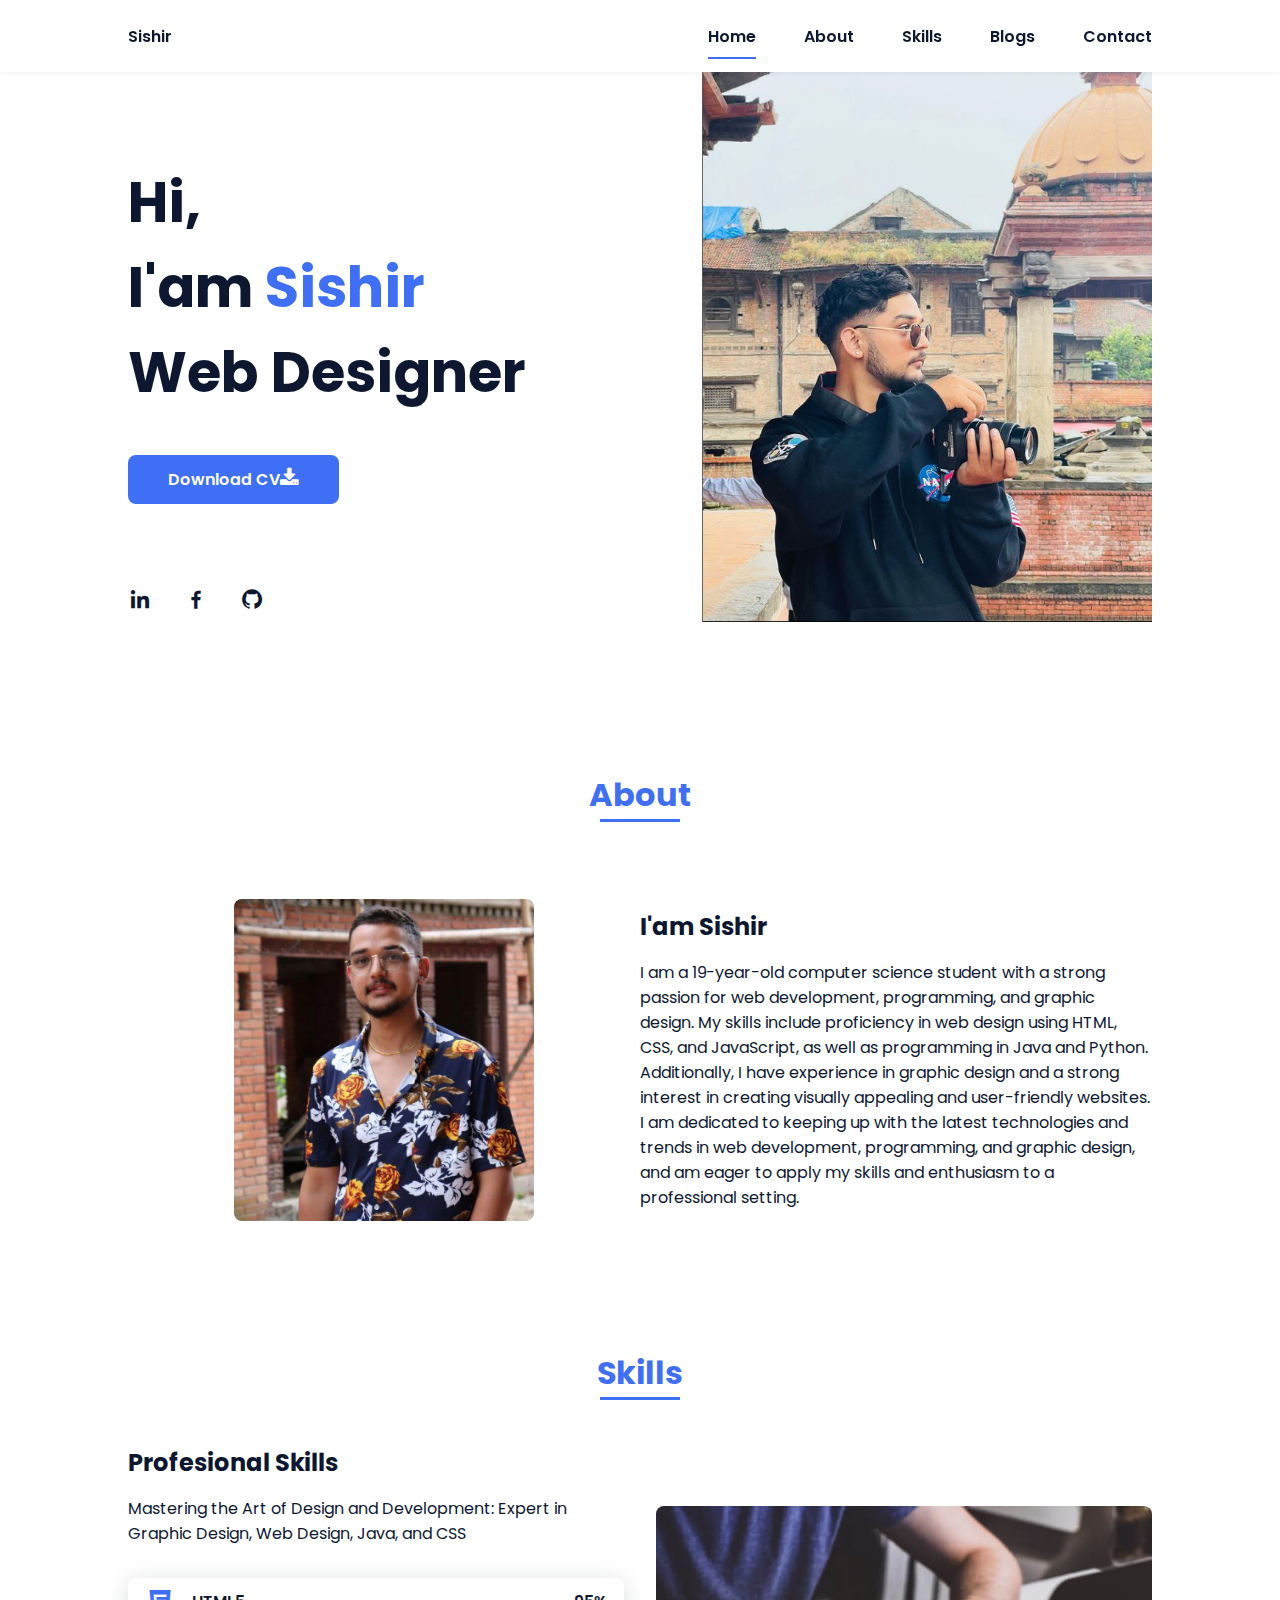
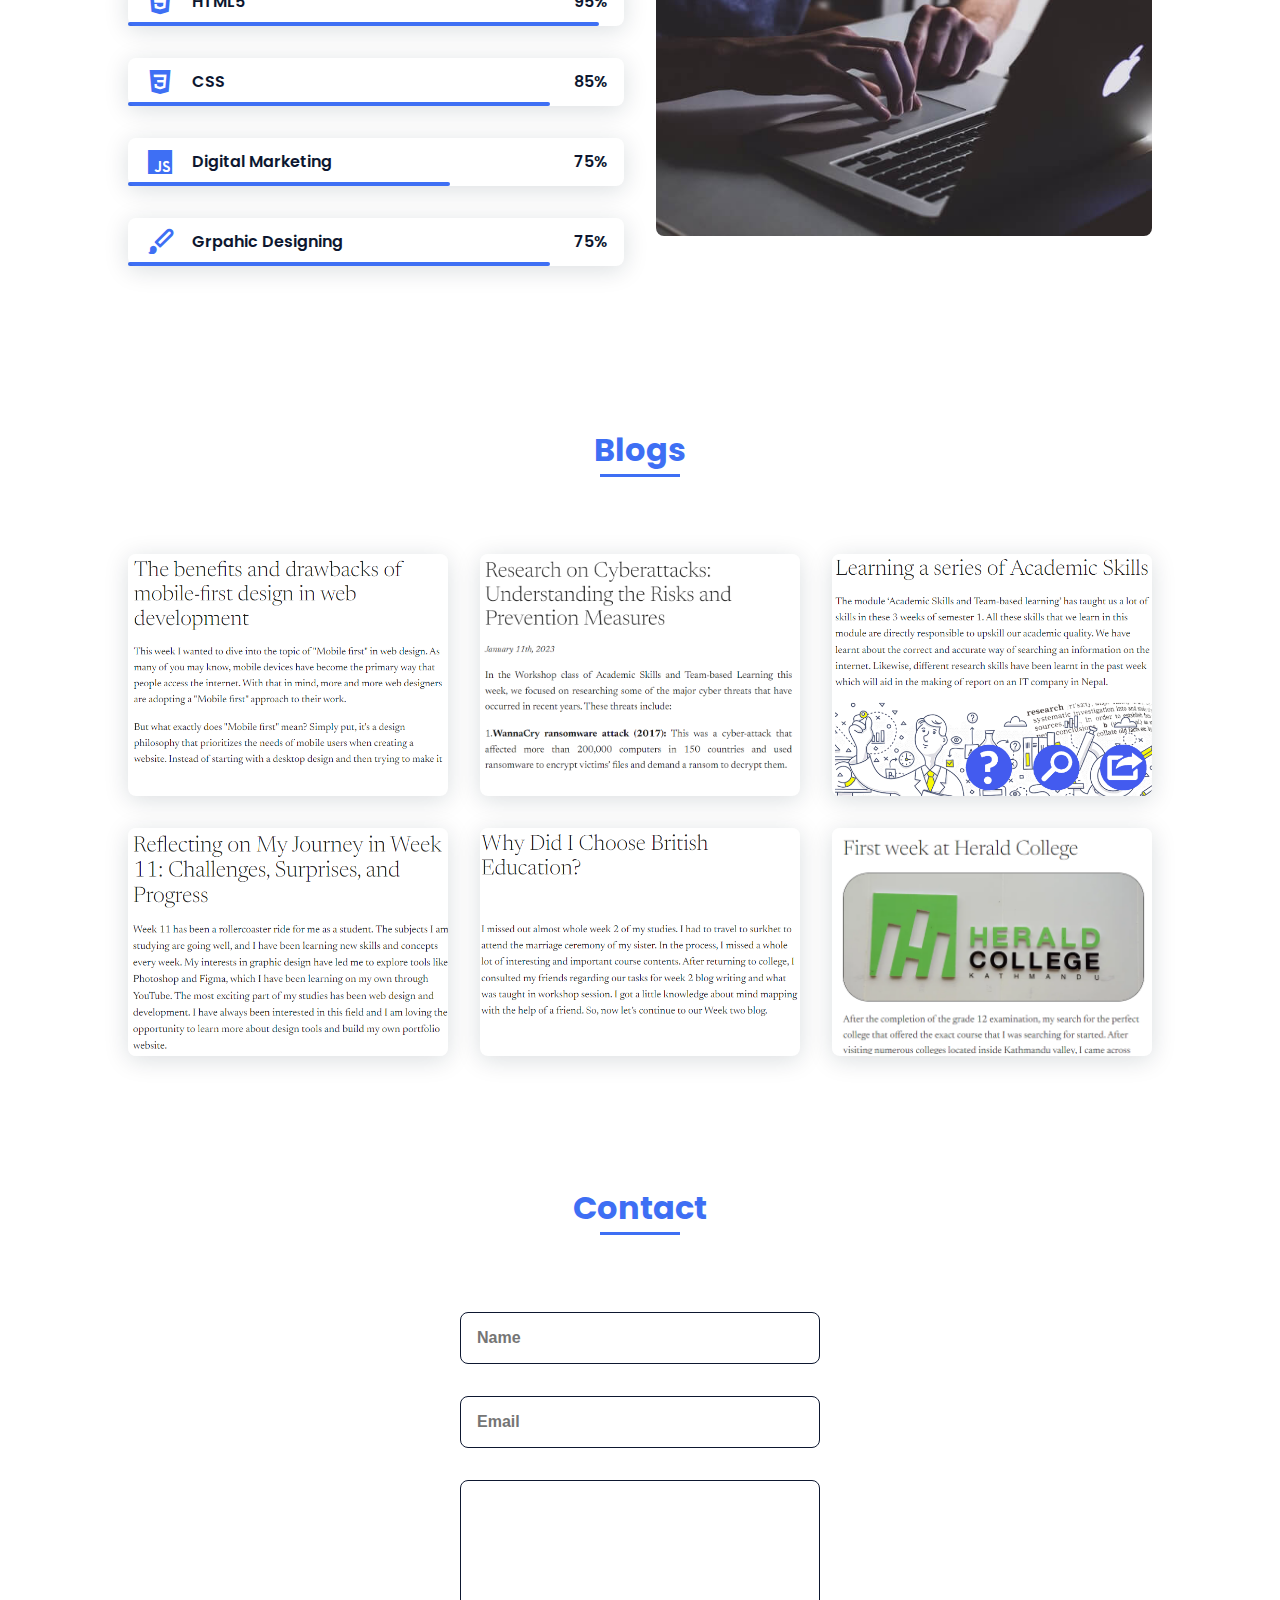
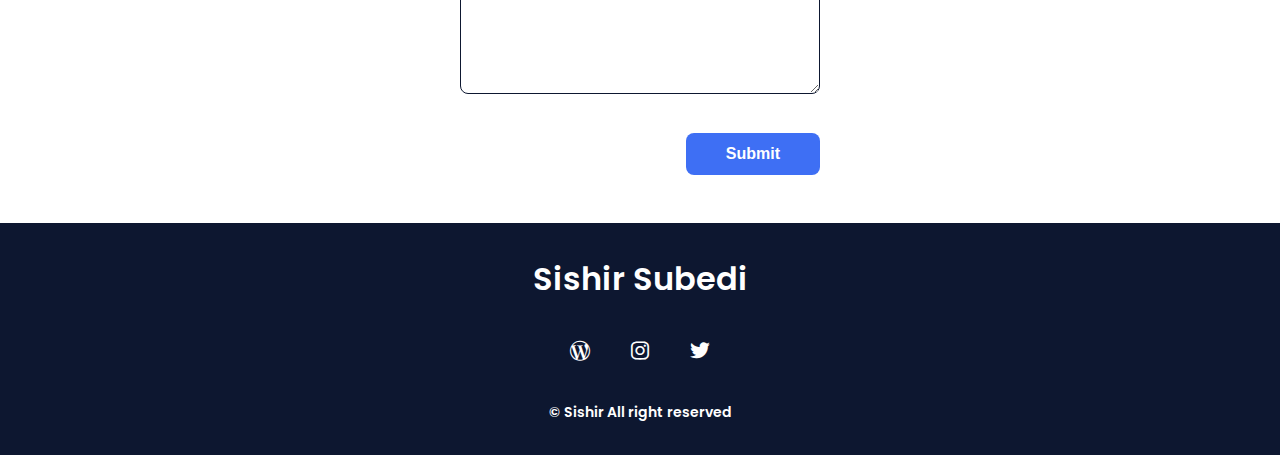
<file: Final Portfolio/Index.html>
<!DOCTYPE html>
<html lang="en">

<head>
    <meta charset="UTF-8">
    <meta name="viewport" content="width=device-width, initial-scale=1.0">

    <link rel="stylesheet" href="assets/css/styles.css">

    <!-- =====BOX ICONS===== -->
    <link href='https://cdn.jsdelivr.net/npm/boxicons@2.0.5/css/boxicons.min.css' rel='stylesheet'>
    <link rel="stylesheet" href="https://cdnjs.cloudflare.com/ajax/libs/font-awesome/4.7.0/css/font-awesome.min.css">
    <title>Sishir Subedi-Personal Portfolio</title>
</head>

<body>
    <!--===== HEADER =====-->
    <header class="l-header">
        <nav class="nav bd-grid">
            <div>
                <a href="#" class="nav__logo">Sishir</a>
            </div>

            <div class="nav__menu" id="nav-menu">
                <ul class="nav__list">
                    <li class="nav__item"><a href="#home" class="nav__link active">Home</a></li>
                    <li class="nav__item"><a href="#about" class="nav__link">About</a></li>
                    <li class="nav__item"><a href="#skills" class="nav__link">Skills</a></li>
                    <li class="nav__item"><a href="#work" class="nav__link">Blogs</a></li>
                    <li class="nav__item"><a href="#contact" class="nav__link">Contact</a></li>
                </ul>
            </div>

            <div class="nav__toggle" id="nav-toggle">
                <i class='bx bx-menu'></i>
            </div>
        </nav>
    </header>

    <main class="l-main">
        <!--===== HOME =====-->
        <section class="home bd-grid" id="home">
            <div class="home__data">
                <h1 class="home__title">Hi,<br>I'am <span class="home__title-color">Sishir</span><br> Web Designer</h1>

                <a href="CV.pdf" target="_blank" class="button">Download CV<i class="fa fa-download"
                        style="font-size:20px" color=" white"></i></a>
            </div>

            <div class="home__social">
                <a href="https://www.linkedin.com/in/sishir-subedi-71912025a/" target="_blank"" class="
                    home__social-icon"><i class='bx bxl-linkedin'></i></a>
                <a href="https://www.facebook.com/sishir.subedi.54" target="_blank" class="home__social-icon"><i
                        class='bx bxl-facebook'></i></a>
                <a href="https://github.com/sishirrsubedi" target="_blank" class="home__social-icon"><i
                        class='bx bxl-github'></i></a>
            </div>

            <div class="home__img">
                <img src="assets/img/prefil.png">
            </div>
        </section>

        <!--===== ABOUT =====-->
        <section class="about section " id="about">
            <h2 class="section-title">About</h2>

            <div class="about__container bd-grid">
                <div class="about__img">
                    <img src="assets/img/about.png" alt="">
                </div>

                <div>
                    <h2 class="about__subtitle">I'am Sishir</h2>
                    <p class="about__text">I am a 19-year-old computer science student with a strong passion for web
                        development, programming,
                        and graphic design. My skills include proficiency in web design using HTML, CSS, and JavaScript,
                        as well as programming in
                        Java and Python. Additionally, I have experience in graphic design and a strong interest in
                        creating visually appealing and
                        user-friendly websites. I am dedicated to keeping up with the latest technologies and trends in
                        web development, programming,
                        and graphic design, and am eager to apply my skills and enthusiasm to a professional setting.
                    </p>
                </div>
            </div>
        </section>

        <!--===== SKILLS =====-->
        <section class="skills section" id="skills">
            <h2 class="section-title">Skills</h2>

            <div class="skills__container bd-grid">
                <div>
                    <h2 class="skills__subtitle">Profesional Skills</h2>
                    <p class="skills__text">Mastering the Art of Design and Development: Expert in Graphic Design, Web
                        Design, Java, and CSS</p>
                    <div class="skills__data">
                        <div class="skills__names">
                            <i class='bx bxl-html5 skills__icon'></i>
                            <span class="skills__name">HTML5</span>
                        </div>
                        <div class="skills__bar skills__html">

                        </div>
                        <div>
                            <span class="skills__percentage">95%</span>
                        </div>
                    </div>
                    <div class="skills__data">
                        <div class="skills__names">
                            <i class='bx bxl-css3 skills__icon'></i>
                            <span class="skills__name">CSS</span>
                        </div>
                        <div class="skills__bar skills__css">

                        </div>
                        <div>
                            <span class="skills__percentage">85%</span>
                        </div>
                    </div>
                    <div class="skills__data">
                        <div class="skills__names">
                            <i class='bx bxl-javascript skills__icon'></i>
                            <span class="skills__name">Digital Marketing</span>
                        </div>
                        <div class="skills__bar skills__js">

                        </div>
                        <div>
                            <span class="skills__percentage">75%</span>
                        </div>
                    </div>
                    <div class="skills__data">
                        <div class="skills__names">
                            <i class='bx bxs-paint skills__icon'></i>
                            <span class="skills__name">Grpahic Designing</span>
                        </div>
                        <div class="skills__bar skills__ux">

                        </div>
                        <div>
                            <span class="skills__percentage">75%</span>
                        </div>
                    </div>
                </div>

                <div>
                    <img src="assets/img/work3.jpg" alt="" class="skills__img">
                </div>
            </div>
        </section>

        <!--===== Blog =====-->
        <section class="work section" id="work">
            <h2 class="section-title">Blogs</h2>

            <div class="work__container bd-grid">
                <a href="https://sishirrsubediblog.wordpress.com/2023/01/21/the-benefits-and-drawbacks-of-mobile-first-design-in-web-development/"
                    class="work__img" target="_blank">
                    <img src="assets/img/work3.png" alt="">
                </a>
                <a href="https://sishirrsubediblog.wordpress.com/2023/01/11/research-on-cyberattacks-understanding-the-risks-and-prevention-measures/"
                    class="work__img" target="_blank">
                    <img src="assets/img/work2.png" alt="">
                </a>
                <a href="https://sishirrsubediblog.wordpress.com/2022/12/19/learning-a-series-of-academic-skills/"
                    class="work__img" target="_blank">
                    <img src="assets/img/work1.png" alt="">
                </a>
                <a href="https://sishirrsubediblog.wordpress.com/2023/01/31/reflecting-on-my-journey-in-week-11-challenges-surprises-and-progress/"
                    class="work__img" target="_blank">
                    <img src="assets/img/work4.png" alt="">
                </a>
                <a href="https://sishirrsubediblog.wordpress.com/2022/12/08/why-did-i-choose-british-education/"
                    class="work__img" target="_blank">
                    <img src="assets/img/work5.png" alt="">
                </a>
                <a href="https://sishirrsubediblog.wordpress.com/2022/11/26/first-week-at-herald-college/"
                    class="work__img" target="_blank">
                    <img src="assets/img/work6.png" alt="">
                </a>
            </div>
        </section>

        <!--===== CONTACT =====-->
        <section class="contact section" id="contact">
            <h2 class="section-title">Contact</h2>

            <div class="contact__container bd-grid">
                <form action="" class="contact__form">
                    <input type="text" placeholder="Name" class="contact__input">
                    <input type="mail" placeholder="Email" class="contact__input">
                    <textarea name="" id="" cols="0" rows="10" class="contact__input"></textarea>
                    <input type="button" value="Submit" class="contact__button button">
                </form>
            </div>
        </section>
    </main>

    <!--===== FOOTER =====-->
    <footer class="footer">
        <p class="footer__title">Sishir Subedi</p>
        <div class="footer__social">
            <a href="https://sishirrsubediblog.wordpress.com/" class="footer__icon" target="_blank"><i
                    class='bx bxl-wordpress'></i></a>
            <a href="https://www.instagram.com/sishirsss/" class="footer__icon" target="_blank"><i
                    class='bx bxl-instagram'></i></a>
            <a href="https://twitter.com/Sishir2059" class="footer__icon" target="_blank"><i
                    class='bx bxl-twitter'></i></a>
        </div>
        <p class="footer__copy">&copy; Sishir All right reserved</p>
    </footer>



</body>

</html>
</file>
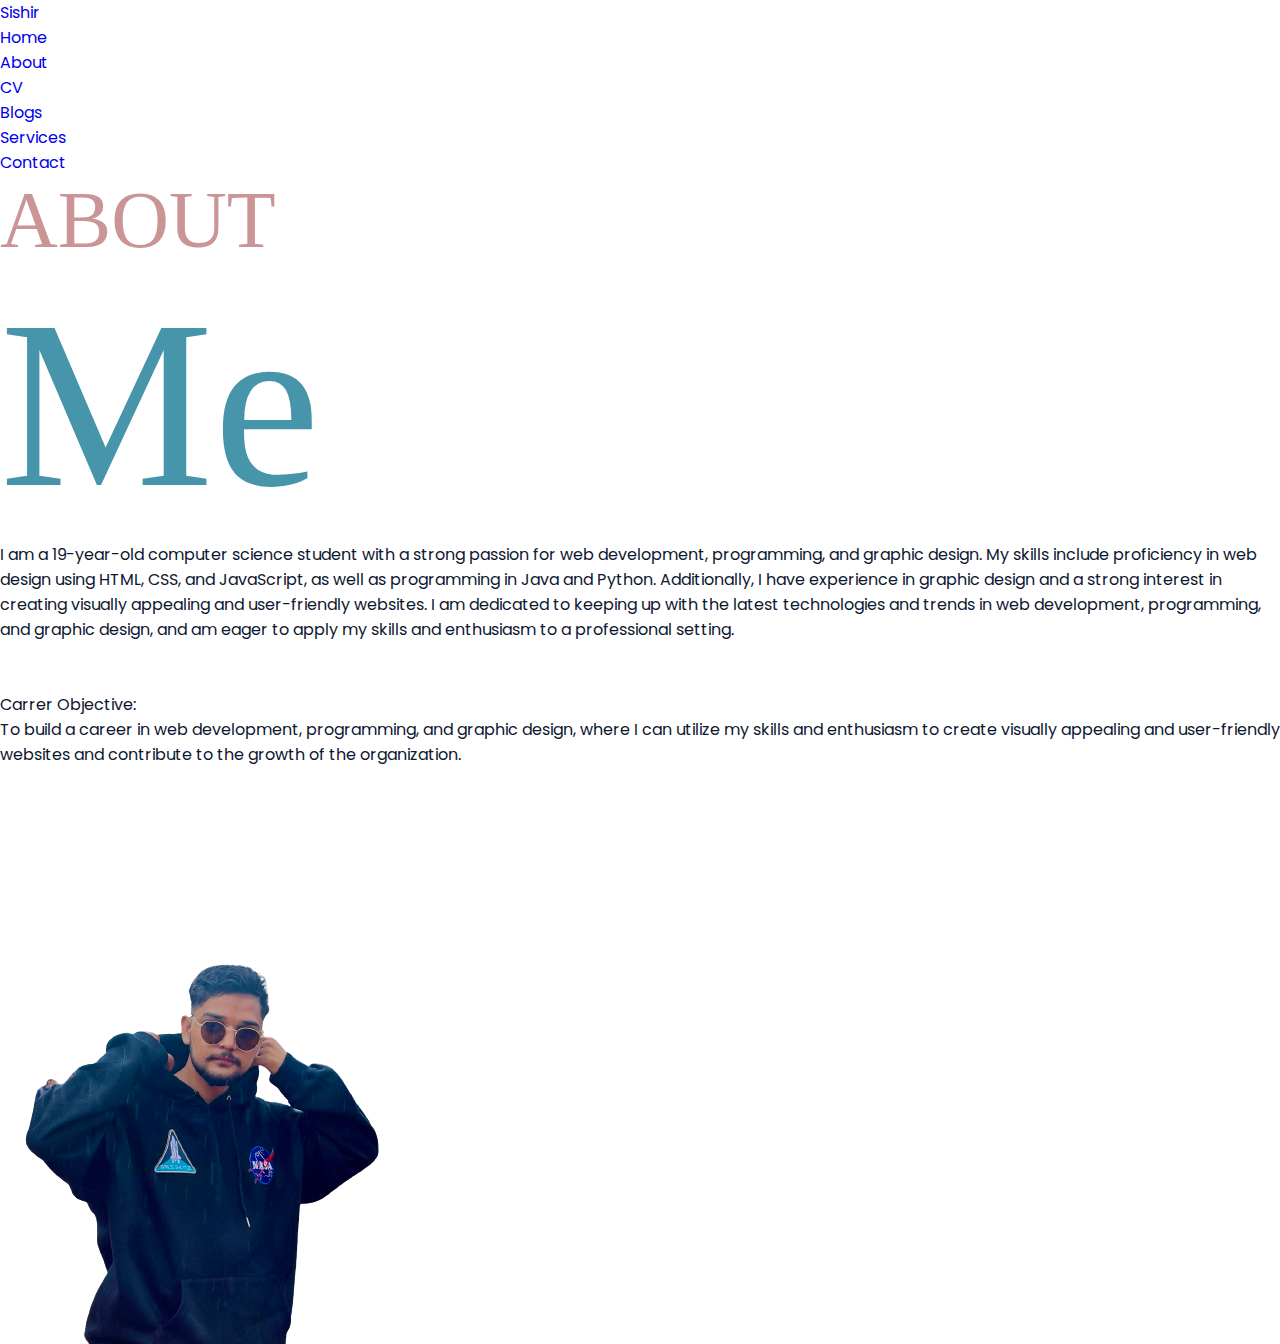
<file: Final Portfolio/About.html>
<!DOCTYPE html>
<html lang="en">
<head>
    <meta charset="UTF-8">
    <meta http-equiv="X-UA-Compatible" content="IE=edge">
    <meta name="viewport" content="width=device-width, initial-scale=1.0">
    <link rel="stylesheet" href="Style.css">
    <!-- <link rel="stylesheet" href="https://kit.fontawesome.com/bf75ebfeb6.css" crossorigin="anonymous"> -->
    <link rel="stylesheet" href="https://cdnjs.cloudflare.com/ajax/libs/font-awesome/4.7.0/css/font-awesome.min.css">
    <!-- <link rel="stylesheet" href="about.css"> -->
    <title>Sishir Subedi-Web Developer, Programmer</title>
</head>
<body>
        <div class="container">
        <div class="sidebar">
           <div class="logo">
            <a href="Index.html">Sishir</a>

           </div>
            <nav>
                <ul>
                            <li><a href="Index.html">Home</a></li>
                            <li><a href="About.html">About</a></li>
                            <li><a href="Education.html">CV</a></li>
                            <li><a href="Works.html">Blogs</a></li>
                            <li><a href="Aim.html">Services</a></li>
                            <li><a href="Contact.html">Contact</a></li>
                </ul>
            </nav>
        </div>
        <div class="main">
            <div class="OverviewContainer">
                    <div class="DevOverview">
                    <!-- <div class="About"><h1>About Me</h1></div> -->
                    <div class="sub-title">
                        <p style="font-size: 5rem; font-family: 'Slabo 27px', serif; color: #cb9595;">ABOUT</p>
                    </div>
                        <div class="title-container">
                        <p style="font-size: 15rem; font-family: 'Slabo 27px', serif; color: #4695aa;">Me</p>
                    </div>
                    <div class="About-info"><p>I am a 19-year-old computer science student with a strong passion for web development, programming,
                        and graphic design. My skills include proficiency in web design using HTML, CSS, and JavaScript, as well as programming in 
                        Java and Python. Additionally, I have experience in graphic design and a strong interest in creating visually appealing and 
                        user-friendly websites. I am dedicated to keeping up with the latest technologies and trends in web development, programming,
                        and graphic design, and am eager to apply my skills and enthusiasm to a professional setting.</p></div><br> <br>
                        <div class="carrerObj">
                            <div class="Title">Carrer Objective:</div>
                            <div class="CarrerInfo">To build a career in web development, programming, and graphic design, where I can utilize my
                                skills and enthusiasm to create visually appealing and user-friendly websites and contribute to the growth of the 
                                organization.</div>
                        
                        
                    </div>
                    <div class="DevPic2">
                        <img src="Sishir.png" alt="Sishir">
                    </div>
                </div>
                </div>
            <!-- <div class="footer-banner">
                <div class="socials">
                <ul class="social-icons">
                    <li><a class="fab fa fa-facebook" aria-label="Facebook" href="https://www.facebook.com/sishir.subedi.54" target="_blank"></a></li>
                <li><a class="fab fa fa-linkedin" aria-label="LinkedIn" href="https://www.linkedin.com/in/sishir-subedi-71912025a/" target="_blank"></a></li> 
                <li><a class="fab  fa fa-github" aria-label="GitHub" href="https://github.com/sishirrsubedi" target="_blank"></a></li>
                <li><a class="fab fa fa-twitter" aria-label="Twitter" href="https://twitter.com/Sishir2059" target="_blank"></a></li>
                <li><a class="fab fa fa-instagram" aria-label="Instagram" href="https://www.instagram.com/sishirsss/" target="_blank"></a></li>
                <li><a class="fab fa fa-wordpress" aria-label="wordpress" href="https://wordpress.com/posts/sishirrsubediblog.wordpress.com" target="_blank"></a></li>
                </ul>
            </div>
        </div> -->
       </div>
       </div>
</body>
</html>
</file>
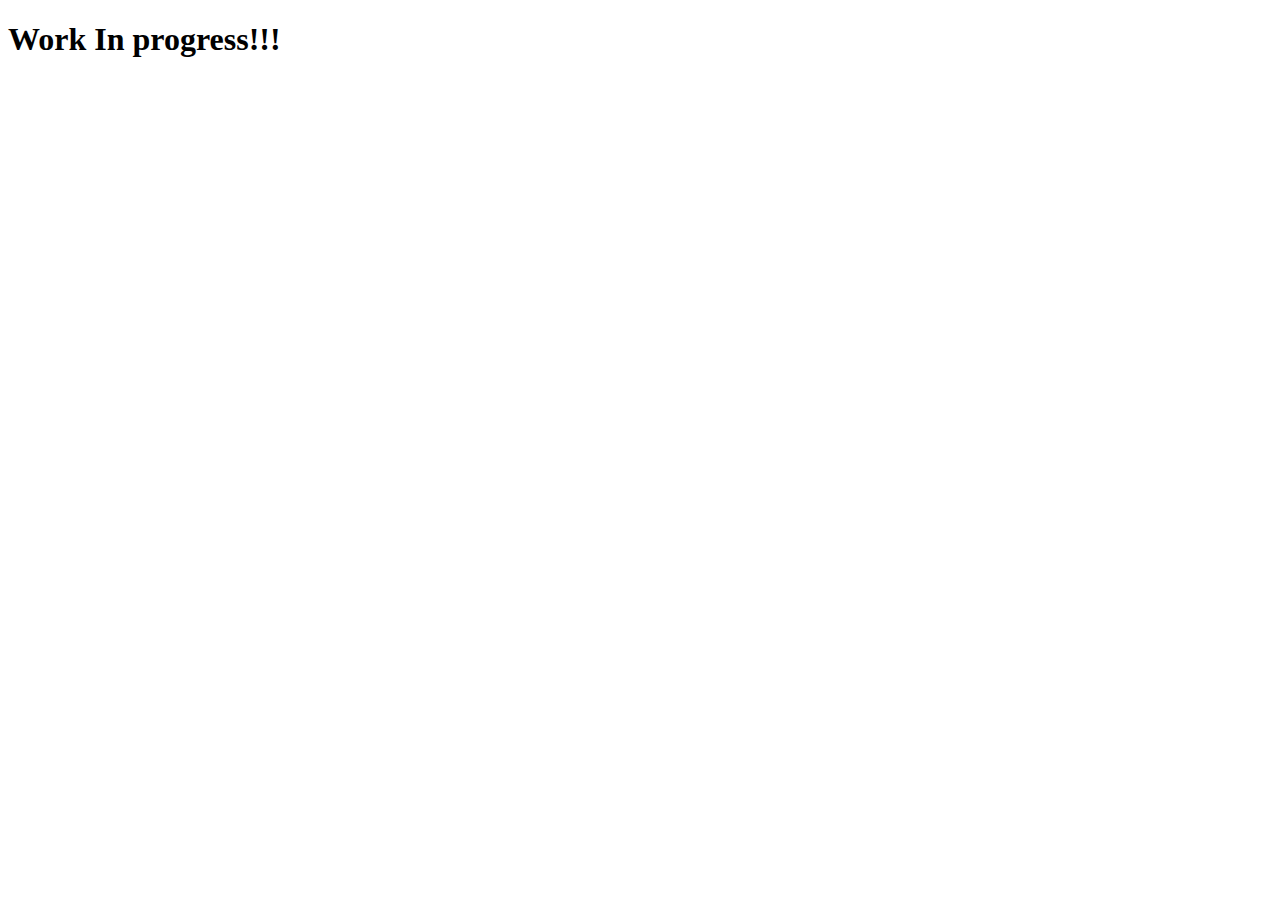
<file: Final Portfolio/Aim.html>
<!DOCTYPE html>
<html lang="en">
<head>
    <meta charset="UTF-8">
    <meta http-equiv="X-UA-Compatible" content="IE=edge">
    <meta name="viewport" content="width=device-width, initial-scale=1.0">
    <title>My Aims</title>
</head>
<body>
    <h1> Work In progress!!!</h1>
</body>
</html>
</file>
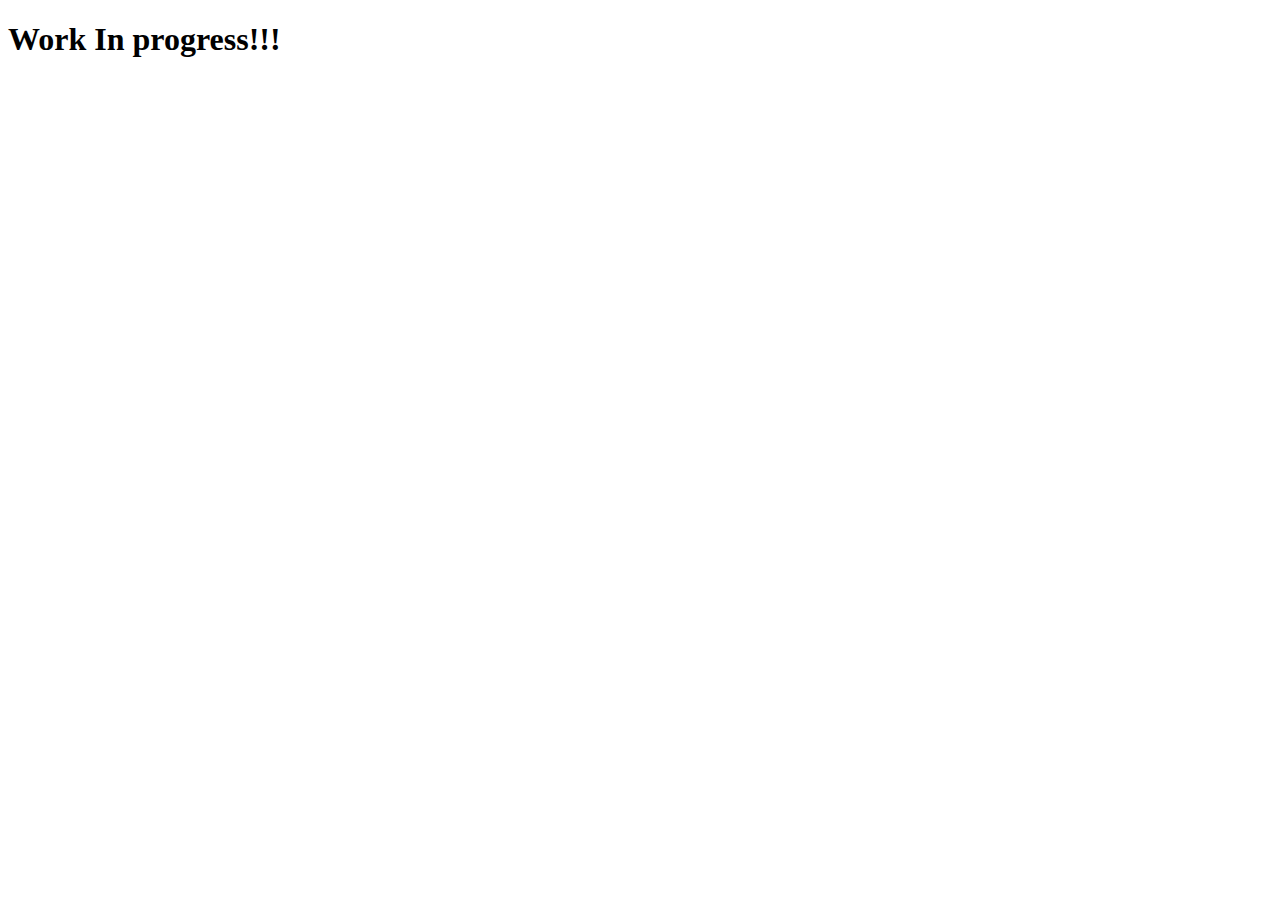
<file: Final Portfolio/Reference.html>
<!DOCTYPE html>
<html lang="en">
<head>
    <meta charset="UTF-8">
    <meta http-equiv="X-UA-Compatible" content="IE=edge">
    <meta name="viewport" content="width=device-width, initial-scale=1.0">
    <title>References</title>
</head>
<body>
    <h1> Work In progress!!!</h1>
</body>
</html>
</file>
<file: Final Portfolio/assets/css/styles.css>
/*===== GOOGLE FONTS =====*/
@import url("https://fonts.googleapis.com/css2?family=Poppins:wght@400;600;700&display=swap");
/*===== VARIABLES CSS =====*/
:root {
  --header-height: 3rem;
  --font-semi: 600;
  /*===== Colores =====*/
  /*Purple 260 - Red 355 - Blue 224 - Pink 340*/
  /* HSL color mode */
  --hue-color: 224;
  --first-color: hsl(var(--hue-color), 89%, 60%);
  --second-color: hsl(var(--hue-color), 56%, 12%);
  /*===== Fuente y tipografia =====*/
  --body-font: 'Poppins', sans-serif;
  --big-font-size: 2rem;
  --h2-font-size: 1.25rem;
  --normal-font-size: .938rem;
  --smaller-font-size: .75rem;
  /*===== Margenes =====*/
  --mb-2: 1rem;
  --mb-4: 2rem;
  --mb-5: 2.5rem;
  --mb-6: 3rem;
  /*===== z index =====*/
  --z-back: -10;
  --z-fixed: 100;
}

@media screen and (min-width: 968px) {
  :root {
    --big-font-size: 3.5rem;
    --h2-font-size: 2rem;
    --normal-font-size: 1rem;
    --smaller-font-size: .875rem;
  }
}

/*===== BASE =====*/
*, ::before, ::after {
  box-sizing: border-box;
}

html {
  scroll-behavior: smooth;
}

body {
  margin: var(--header-height) 0 0 0;
  font-family: var(--body-font);
  font-size: var(--normal-font-size);
  color: var(--second-color);
}

h1, h2, p {
  margin: 0;
}

ul {
  margin: 0;
  padding: 0;
  list-style: none;
}

a {
  text-decoration: none;
}

img {
  max-width: 100%;
  height: auto;
  display: block;
}

/*===== CLASS CSS ===== */
.section-title {
  position: relative;
  font-size: var(--h2-font-size);
  color: var(--first-color);
  margin-top: var(--mb-2);
  margin-bottom: var(--mb-4);
  text-align: center;
}

.section-title::after {
  position: absolute;
  content: '';
  width: 64px;
  height: 0.18rem;
  left: 0;
  right: 0;
  margin: auto;
  top: 2rem;
  background-color: var(--first-color);
}

.section {
  padding-top: 3rem;
  padding-bottom: 2rem;
}

/*===== LAYOUT =====*/
.bd-grid {
  max-width: 1024px;
  display: grid;
  margin-left: var(--mb-2);
  margin-right: var(--mb-2);
}

.l-header {
  width: 100%;
  position: fixed;
  top: 0;
  left: 0;
  z-index: var(--z-fixed);
  background-color: #fff;
  box-shadow: 0 1px 4px rgba(146, 161, 176, 0.15);
}

/*===== NAV =====*/
.nav {
  height: var(--header-height);
  display: flex;
  justify-content: space-between;
  align-items: center;
  font-weight: var(--font-semi);
}

@media screen and (max-width: 767px) {
  .nav__menu {
    position: fixed;
    top: var(--header-height);
    right: -100%;
    width: 80%;
    height: 100%;
    padding: 2rem;
    background-color: var(--second-color);
    transition: .5s;
  }
}

.nav__item {
  margin-bottom: var(--mb-4);
}

.nav__link {
  position: relative;
  color: #fff;
}

.nav__link:hover {
  position: relative;
}

.nav__link:hover::after {
  position: absolute;
  content: '';
  width: 100%;
  height: 0.18rem;
  left: 0;
  top: 2rem;
  background-color: var(--first-color);
}

.nav__logo {
  color: var(--second-color);
}

.nav__toggle {
  color: var(--second-color);
  font-size: 1.5rem;
  cursor: pointer;
}

/*Active menu*/
.active::after {
  position: absolute;
  content: '';
  width: 100%;
  height: 0.18rem;
  left: 0;
  top: 2rem;
  background-color: var(--first-color);
}

/*=== Show menu ===*/
.show {
  right: 0;
}

/*===== HOME =====*/
.home {
  position: relative;
  row-gap: 5rem;
  padding: 4rem 0 5rem;
}

.home__data {
  align-self: center;
}

.home__title {
  font-size: var(--big-font-size);
  margin-bottom: var(--mb-5);
}

.home__title-color {
  color: var(--first-color);
}

.home__social {
  display: flex;
  flex-direction: column;
}

.home__social-icon {
  width: max-content;
  margin-bottom: var(--mb-2);
  font-size: 1.5rem;
  color: var(--second-color);
}

.home__social-icon:hover {
  color: var(--first-color);
}

.home__img {
  position: absolute;
  right: 0;
  bottom: 0;
  width: 260px;
}

.home__blob {
  fill: var(--first-color);
}

.home__blob-img {
  width: 360px;
}

/*BUTTONS*/
.button {
  display: inline-block;
  background-color: var(--first-color);
  color: #fff;
  padding: .75rem 2.5rem;
  font-weight: var(--font-semi);
  border-radius: .5rem;
  transition: .3s;
}

.button:hover {
  box-shadow: 0px 10px 36px rgba(0, 0, 0, 0.15);
}

/* ===== ABOUT =====*/
.about__container {
  row-gap: 2rem;
  text-align: center;
}

.about__subtitle {
  margin-bottom: var(--mb-2);
}

.about__img {
  justify-self: center;
}

.about__img img {
  width: 200px;
  border-radius: .5rem;
}

/* ===== SKILLS =====*/
.skills__container {
  row-gap: 2rem;
  text-align: center;
}

.skills__subtitle {
  margin-bottom: var(--mb-2);
}

.skills__text {
  margin-bottom: var(--mb-4);
}

.skills__data {
  display: flex;
  justify-content: space-between;
  align-items: center;
  position: relative;
  font-weight: var(--font-semi);
  padding: .5rem 1rem;
  margin-bottom: var(--mb-4);
  border-radius: .5rem;
  box-shadow: 0px 4px 25px rgba(14, 36, 49, 0.15);
}

.skills__icon {
  font-size: 2rem;
  margin-right: var(--mb-2);
  color: var(--first-color);
}

.skills__names {
  display: flex;
  align-items: center;
}

.skills__bar {
  position: absolute;
  left: 0;
  bottom: 0;
  background-color: var(--first-color);
  height: .25rem;
  border-radius: .5rem;
  z-index: var(--z-back);
}

.skills__html {
  width: 95%;
}

.skills__css {
  width: 85%;
}

.skills__js {
  width: 65%;
}

.skills__ux {
  width: 85%;
}

.skills__img {
  border-radius: .5rem;
}

/* ===== WORK =====*/
.work__container {
  row-gap: 2rem;
}

.work__img {
  box-shadow: 0px 4px 25px rgba(14, 36, 49, 0.15);
  border-radius: .5rem;
  overflow: hidden;
}

.work__img img {
  transition: 1s;
}

.work__img img:hover {
  transform: scale(1.1);
}

/* ===== CONTACT =====*/
.contact__input {
  width: 100%;
  font-size: var(--normal-font-size);
  font-weight: var(--font-semi);
  padding: 1rem;
  border-radius: .5rem;
  border: 1.5px solid var(--second-color);
  outline: none;
  margin-bottom: var(--mb-4);
}

.contact__button {
  display: block;
  border: none;
  outline: none;
  font-size: var(--normal-font-size);
  cursor: pointer;
  margin-left: auto;
}

/* ===== FOOTER =====*/
.footer {
  background-color: var(--second-color);
  color: #fff;
  text-align: center;
  font-weight: var(--font-semi);
  padding: 2rem 0;
}

.footer__title {
  font-size: 2rem;
  margin-bottom: var(--mb-4);
}

.footer__social {
  margin-bottom: var(--mb-4);
}

.footer__icon {
  font-size: 1.5rem;
  color: #fff;
  margin: 0 var(--mb-2);
}

.footer__copy {
  font-size: var(--smaller-font-size);
}

/* ===== MEDIA QUERIES=====*/
@media screen and (max-width: 320px) {
  .home {
    row-gap: 2rem;
  }
  .home__img {
    width: 200px;
  }
}

@media screen and (min-width: 576px) {
  .home {
    padding: 4rem 0 2rem;
  }
  .home__social {
    padding-top: 0;
    padding-bottom: 2.5rem;
    flex-direction: row;
    align-self: flex-end;
  }
  .home__social-icon {
    margin-bottom: 0;
    margin-right: var(--mb-4);
  }
  .home__img {
    width: 300px;
    bottom: 25%;
  }
  .about__container {
    grid-template-columns: repeat(2, 1fr);
    align-items: center;
    text-align: initial;
  }
  .skills__container {
    grid-template-columns: .7fr;
    justify-content: center;
    column-gap: 1rem;
  }
  .work__container {
    grid-template-columns: repeat(2, 1fr);
    column-gap: 2rem;
    padding-top: 2rem;
  }
  .contact__form {
    width: 360px;
    padding-top: 2rem;
  }
  .contact__container {
    justify-items: center;
  }
}

@media screen and (min-width: 768px) {
  body {
    margin: 0;
  }
  .section {
    padding-top: 4rem;
    padding-bottom: 3rem;
  }
  .section-title {
    margin-bottom: var(--mb-6);
  }
  .section-title::after {
    width: 80px;
    top: 3rem;
  }
  .nav {
    height: calc(var(--header-height) + 1.5rem);
  }
  .nav__list {
    display: flex;
    padding-top: 0;
  }
  .nav__item {
    margin-left: var(--mb-6);
    margin-bottom: 0;
  }
  .nav__toggle {
    display: none;
  }
  .nav__link {
    color: var(--second-color);
  }
  .home {
    padding: 8rem 0 2rem;
  }
  .home__img {
    width: 400px;
    bottom: 10%;
  }
  .about__container {
    padding-top: 2rem;
  }
  .about__img img {
    width: 300px;
  }
  .skills__container {
    grid-template-columns: repeat(2, 1fr);
    column-gap: 2rem;
    align-items: center;
    text-align: initial;
  }
  .work__container {
    grid-template-columns: repeat(3, 1fr);
    column-gap: 2rem;
  }
}

@media screen and (min-width: 992px) {
  .bd-grid {
    margin-left: auto;
    margin-right: auto;
  }
  .home {
    padding: 10rem 0 2rem;
  }
  .home__img {
    width: 450px;
  }
}
</file>
<file: Final Portfolio/Style.css>
/*===== GOOGLE FONTS =====*/
@import url("https://fonts.googleapis.com/css2?family=Poppins:wght@400;600;700&display=swap");
/*===== VARIABLES CSS =====*/
:root {
  --header-height: 3rem;
  --font-semi: 600;
  /*===== Colores =====*/
  /*Purple 260 - Red 355 - Blue 224 - Pink 340*/
  /* HSL color mode */
  --hue-color: 224;
  --first-color: hsl(var(--hue-color), 89%, 60%);
  --second-color: hsl(var(--hue-color), 56%, 12%);
  /*===== Fuente y tipografia =====*/
  --body-font: 'Poppins', sans-serif;
  --big-font-size: 2rem;
  --h2-font-size: 1.25rem;
  --normal-font-size: .938rem;
  --smaller-font-size: .75rem;
  /*===== Margenes =====*/
  --mb-2: 1rem;
  --mb-4: 2rem;
  --mb-5: 2.5rem;
  --mb-6: 3rem;
  /*===== z index =====*/
  --z-back: -10;
  --z-fixed: 100;
}

@media screen and (min-width: 968px) {
  :root {
    --big-font-size: 3.5rem;
    --h2-font-size: 2rem;
    --normal-font-size: 1rem;
    --smaller-font-size: .875rem;
  }
}

/*===== BASE =====*/
*, ::before, ::after {
  box-sizing: border-box;
}

html {
  scroll-behavior: smooth;
}

body {
  margin: var(--header-height) 0 0 0;
  font-family: var(--body-font);
  font-size: var(--normal-font-size);
  color: var(--second-color);
}

h1, h2, p {
  margin: 0;
}

ul {
  margin: 0;
  padding: 0;
  list-style: none;
}

a {
  text-decoration: none;
}

img {
  max-width: 100%;
  height: auto;
  display: block;
}

/*===== CLASS CSS ===== */
.section-title {
  position: relative;
  font-size: var(--h2-font-size);
  color: var(--first-color);
  margin-top: var(--mb-2);
  margin-bottom: var(--mb-4);
  text-align: center;
}

.section-title::after {
  position: absolute;
  content: '';
  width: 64px;
  height: 0.18rem;
  left: 0;
  right: 0;
  margin: auto;
  top: 2rem;
  background-color: var(--first-color);
}

.section {
  padding-top: 3rem;
  padding-bottom: 2rem;
}

/*===== LAYOUT =====*/
.bd-grid {
  max-width: 1024px;
  display: grid;
  margin-left: var(--mb-2);
  margin-right: var(--mb-2);
}

.l-header {
  width: 100%;
  position: fixed;
  top: 0;
  left: 0;
  z-index: var(--z-fixed);
  background-color: #fff;
  box-shadow: 0 1px 4px rgba(146, 161, 176, 0.15);
}

/*===== NAV =====*/
.nav {
  height: var(--header-height);
  display: flex;
  justify-content: space-between;
  align-items: center;
  font-weight: var(--font-semi);
}

@media screen and (max-width: 767px) {
  .nav__menu {
    position: fixed;
    top: var(--header-height);
    right: -100%;
    width: 80%;
    height: 100%;
    padding: 2rem;
    background-color: var(--second-color);
    transition: .5s;
  }
}

.nav__item {
  margin-bottom: var(--mb-4);
}

.nav__link {
  position: relative;
  color: #fff;
}

.nav__link:hover {
  position: relative;
}

.nav__link:hover::after {
  position: absolute;
  content: '';
  width: 100%;
  height: 0.18rem;
  left: 0;
  top: 2rem;
  background-color: var(--first-color);
}

.nav__logo {
  color: var(--second-color);
}

.nav__toggle {
  color: var(--second-color);
  font-size: 1.5rem;
  cursor: pointer;
}

/*Active menu*/
.active::after {
  position: absolute;
  content: '';
  width: 100%;
  height: 0.18rem;
  left: 0;
  top: 2rem;
  background-color: var(--first-color);
}

/*=== Show menu ===*/
.show {
  right: 0;
}

/*===== HOME =====*/
.home {
  position: relative;
  row-gap: 5rem;
  padding: 4rem 0 5rem;
}

.home__data {
  align-self: center;
}

.home__title {
  font-size: var(--big-font-size);
  margin-bottom: var(--mb-5);
}

.home__title-color {
  color: var(--first-color);
}

.home__social {
  display: flex;
  flex-direction: column;
}

.home__social-icon {
  width: max-content;
  margin-bottom: var(--mb-2);
  font-size: 1.5rem;
  color: var(--second-color);
}

.home__social-icon:hover {
  color: var(--first-color);
}

.home__img {
  position: absolute;
  right: 0;
  bottom: 0;
  width: 260px;
}

.home__blob {
  fill: var(--first-color);
}

.home__blob-img {
  width: 360px;
}

/*BUTTONS*/
.button {
  display: inline-block;
  background-color: var(--first-color);
  color: #fff;
  padding: .75rem 2.5rem;
  font-weight: var(--font-semi);
  border-radius: .5rem;
  transition: .3s;
}

.button:hover {
  box-shadow: 0px 10px 36px rgba(0, 0, 0, 0.15);
}

/* ===== ABOUT =====*/
.about__container {
  row-gap: 2rem;
  text-align: center;
}

.about__subtitle {
  margin-bottom: var(--mb-2);
}

.about__img {
  justify-self: center;
}

.about__img img {
  width: 200px;
  border-radius: .5rem;
}

/* ===== SKILLS =====*/
.skills__container {
  row-gap: 2rem;
  text-align: center;
}

.skills__subtitle {
  margin-bottom: var(--mb-2);
}

.skills__text {
  margin-bottom: var(--mb-4);
}

.skills__data {
  display: flex;
  justify-content: space-between;
  align-items: center;
  position: relative;
  font-weight: var(--font-semi);
  padding: .5rem 1rem;
  margin-bottom: var(--mb-4);
  border-radius: .5rem;
  box-shadow: 0px 4px 25px rgba(14, 36, 49, 0.15);
}

.skills__icon {
  font-size: 2rem;
  margin-right: var(--mb-2);
  color: var(--first-color);
}

.skills__names {
  display: flex;
  align-items: center;
}

.skills__bar {
  position: absolute;
  left: 0;
  bottom: 0;
  background-color: var(--first-color);
  height: .25rem;
  border-radius: .5rem;
  z-index: var(--z-back);
}

.skills__html {
  width: 95%;
}

.skills__css {
  width: 85%;
}

.skills__js {
  width: 65%;
}

.skills__ux {
  width: 85%;
}

.skills__img {
  border-radius: .5rem;
}

/* ===== WORK =====*/
.work__container {
  row-gap: 2rem;
}

.work__img {
  box-shadow: 0px 4px 25px rgba(14, 36, 49, 0.15);
  border-radius: .5rem;
  overflow: hidden;
}

.work__img img {
  transition: 1s;
}

.work__img img:hover {
  transform: scale(1.1);
}

/* ===== CONTACT =====*/
.contact__input {
  width: 100%;
  font-size: var(--normal-font-size);
  font-weight: var(--font-semi);
  padding: 1rem;
  border-radius: .5rem;
  border: 1.5px solid var(--second-color);
  outline: none;
  margin-bottom: var(--mb-4);
}

.contact__button {
  display: block;
  border: none;
  outline: none;
  font-size: var(--normal-font-size);
  cursor: pointer;
  margin-left: auto;
}

/* ===== FOOTER =====*/
.footer {
  background-color: var(--second-color);
  color: #fff;
  text-align: center;
  font-weight: var(--font-semi);
  padding: 2rem 0;
}

.footer__title {
  font-size: 2rem;
  margin-bottom: var(--mb-4);
}

.footer__social {
  margin-bottom: var(--mb-4);
}

.footer__icon {
  font-size: 1.5rem;
  color: #fff;
  margin: 0 var(--mb-2);
}

.footer__copy {
  font-size: var(--smaller-font-size);
}

/* ===== MEDIA QUERIES=====*/
@media screen and (max-width: 320px) {
  .home {
    row-gap: 2rem;
  }
  .home__img {
    width: 200px;
  }
}

@media screen and (min-width: 576px) {
  .home {
    padding: 4rem 0 2rem;
  }
  .home__social {
    padding-top: 0;
    padding-bottom: 2.5rem;
    flex-direction: row;
    align-self: flex-end;
  }
  .home__social-icon {
    margin-bottom: 0;
    margin-right: var(--mb-4);
  }
  .home__img {
    width: 300px;
    bottom: 25%;
  }
  .about__container {
    grid-template-columns: repeat(2, 1fr);
    align-items: center;
    text-align: initial;
  }
  .skills__container {
    grid-template-columns: .7fr;
    justify-content: center;
    column-gap: 1rem;
  }
  .work__container {
    grid-template-columns: repeat(2, 1fr);
    column-gap: 2rem;
    padding-top: 2rem;
  }
  .contact__form {
    width: 360px;
    padding-top: 2rem;
  }
  .contact__container {
    justify-items: center;
  }
}

@media screen and (min-width: 768px) {
  body {
    margin: 0;
  }
  .section {
    padding-top: 4rem;
    padding-bottom: 3rem;
  }
  .section-title {
    margin-bottom: var(--mb-6);
  }
  .section-title::after {
    width: 80px;
    top: 3rem;
  }
  .nav {
    height: calc(var(--header-height) + 1.5rem);
  }
  .nav__list {
    display: flex;
    padding-top: 0;
  }
  .nav__item {
    margin-left: var(--mb-6);
    margin-bottom: 0;
  }
  .nav__toggle {
    display: none;
  }
  .nav__link {
    color: var(--second-color);
  }
  .home {
    padding: 8rem 0 2rem;
  }
  .home__img {
    width: 400px;
    bottom: 10%;
  }
  .about__container {
    padding-top: 2rem;
  }
  .about__img img {
    width: 300px;
  }
  .skills__container {
    grid-template-columns: repeat(2, 1fr);
    column-gap: 2rem;
    align-items: center;
    text-align: initial;
  }
  .work__container {
    grid-template-columns: repeat(3, 1fr);
    column-gap: 2rem;
  }
}

@media screen and (min-width: 992px) {
  .bd-grid {
    margin-left: auto;
    margin-right: auto;
  }
  .home {
    padding: 10rem 0 2rem;
  }
  .home__img {
    width: 450px;
  }
}
</file>
